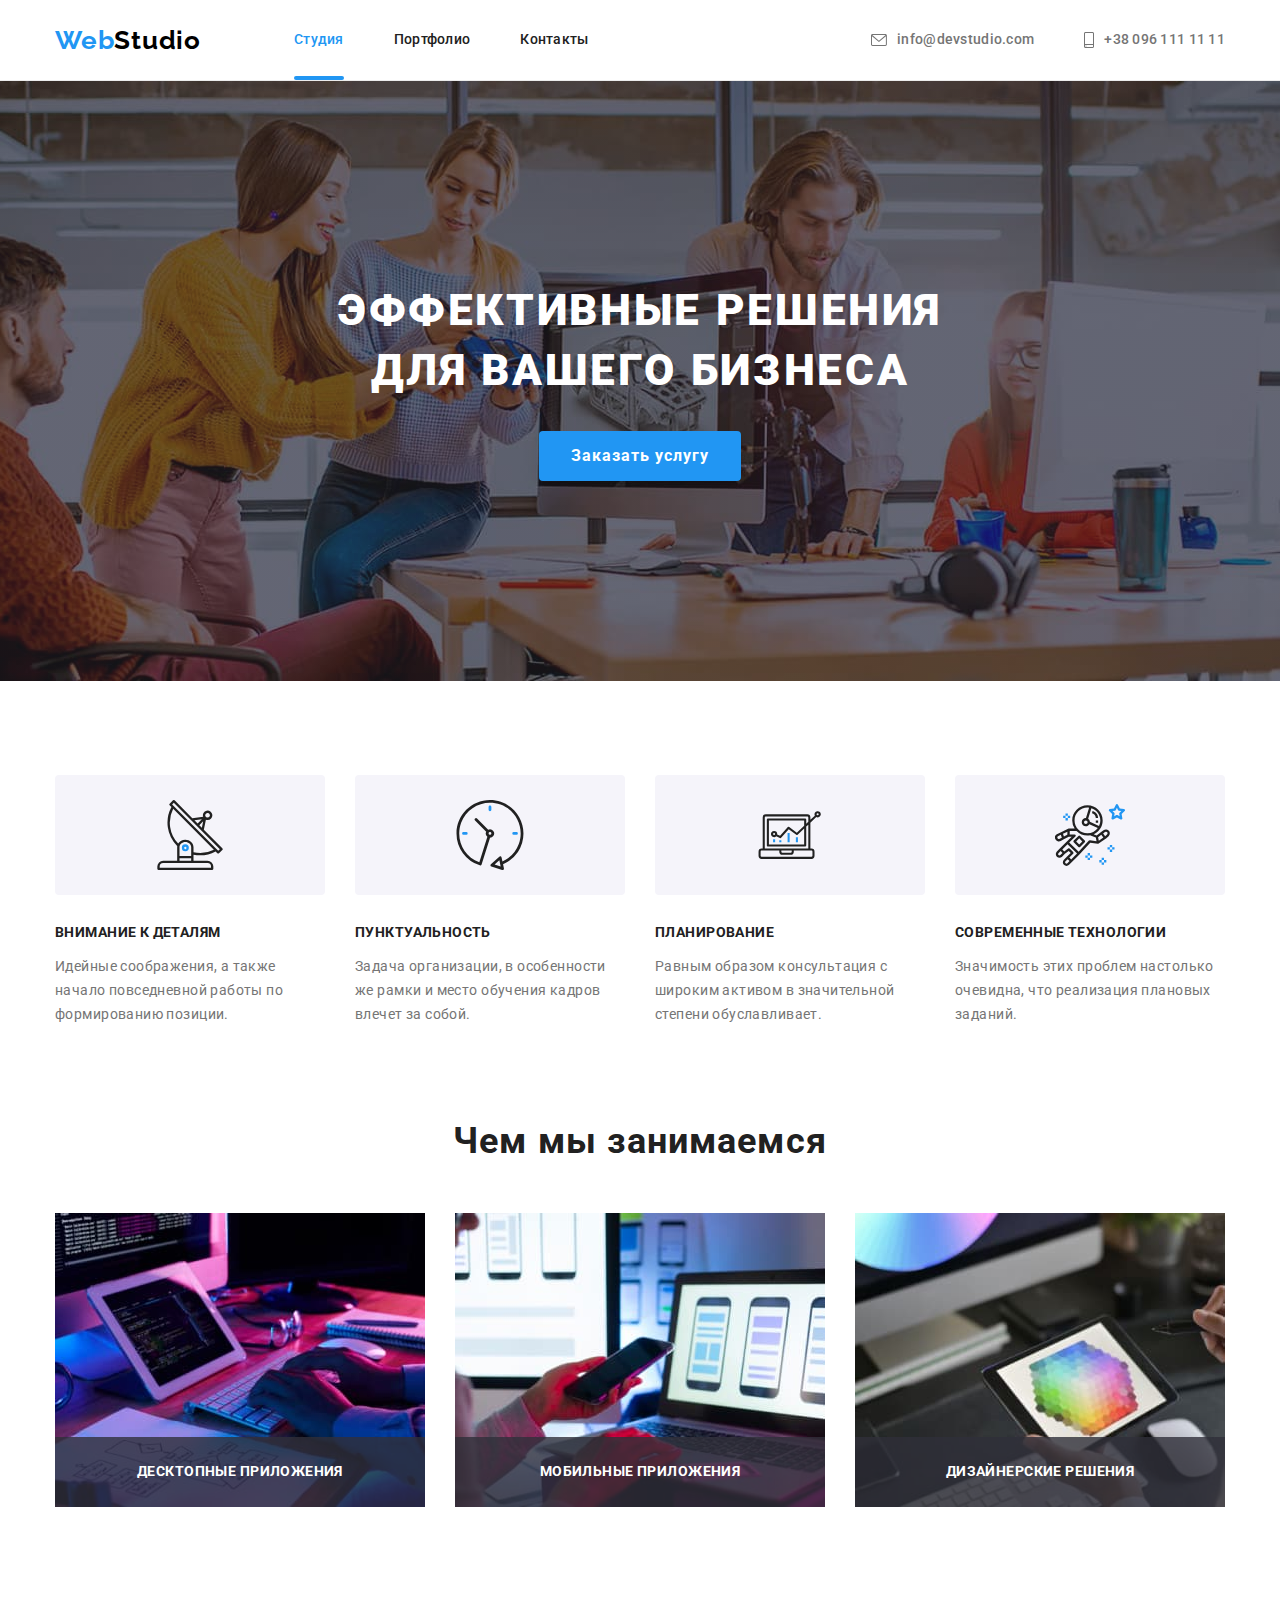
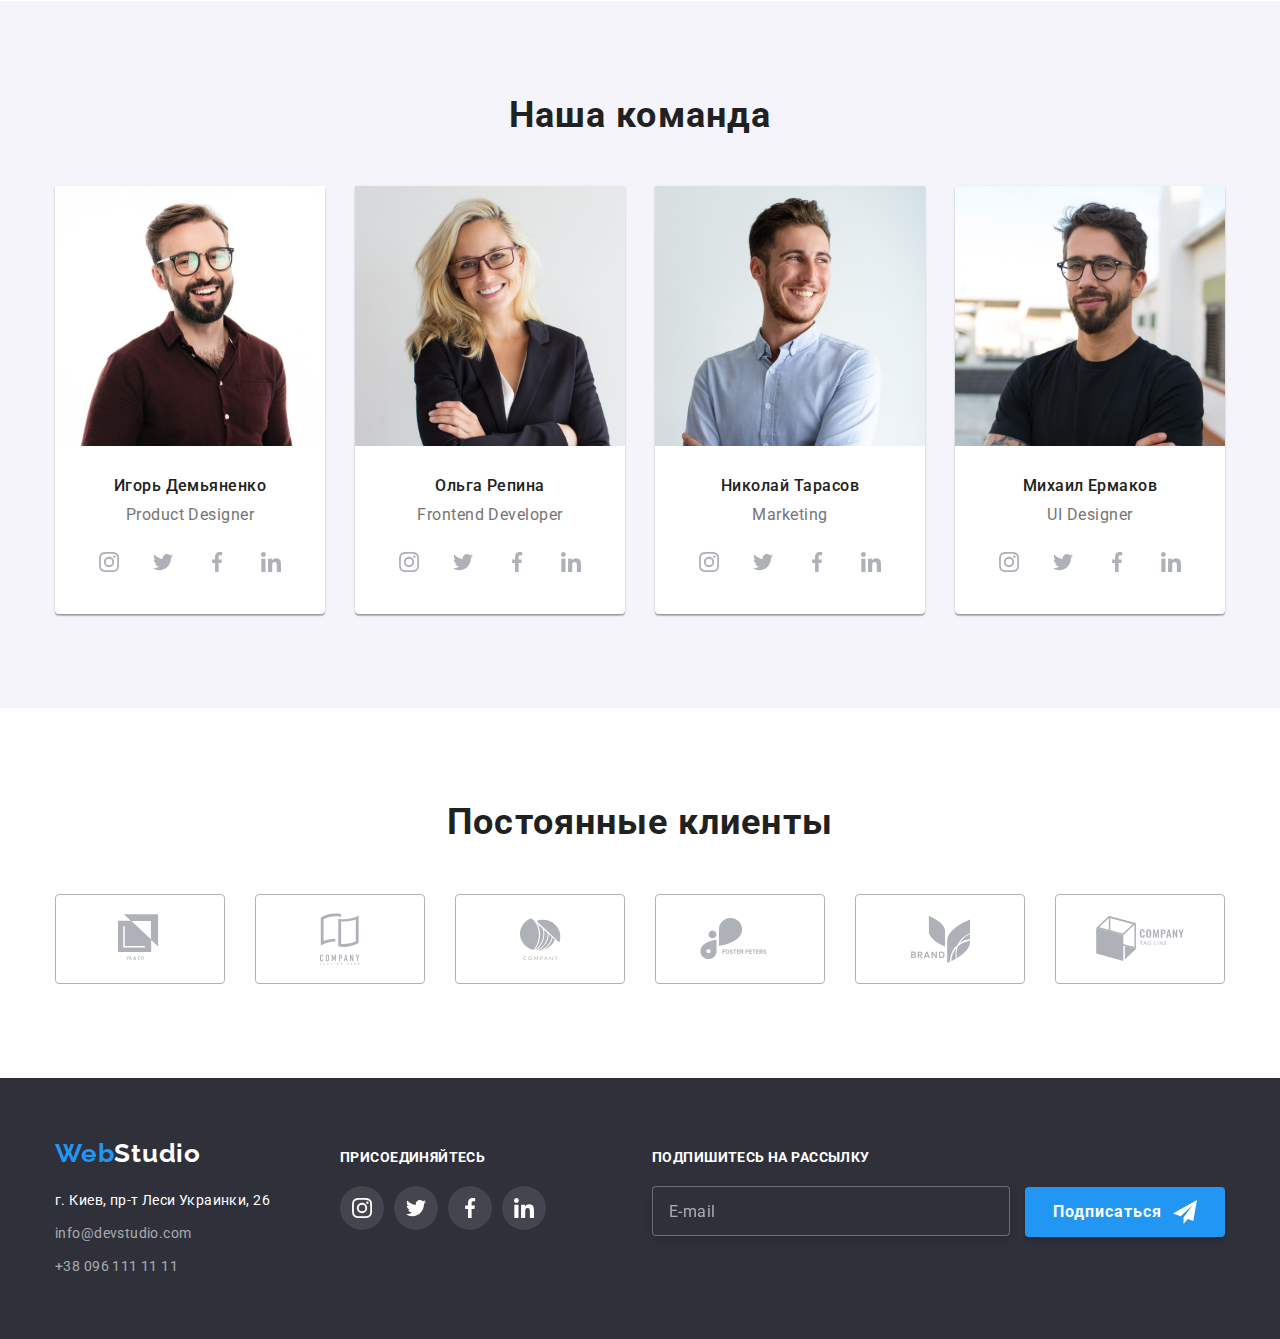
<file: index.html>
<!DOCTYPE html>
<html lang="en">

<head>
  <meta charset="UTF-8">
  <meta name="viewport" content="width=device-width, initial-scale=1.0">
  <title>Document</title>

  <link rel="preconnect" href="https://fonts.gstatic.com">
  <link href="https://fonts.googleapis.com/css2?family=Raleway:wght@700&family=Roboto:wght@400;500;700;900&display=swap"
    rel="stylesheet">
  <link rel="stylesheet" href="https://cdnjs.cloudflare.com/ajax/libs/modern-normalize/1.0.0/modern-normalize.min.css">
  <link rel="stylesheet" href="./css/styles.css">
</head>
<body>
    <header>
      <div class="container main-nav">
        <nav class="nav">
          <a href="/" class="logo"> Web<span class="logo-header">Studio</span> </a>
          <ul class="site-naw">
            <li class="item"><a href="./index.html" class="link current">Студия</a></li>
            <li class="item"><a href="./portfolio.html" class="link">Портфолио</a></li>
            <li class="item"><a href="" class="link">Контакты</a></li>
          </ul>
        </nav>
        
        <ul class="contacts-header">
          <li class="item"><a href="mailto:info@devstudio.com" class="contacts">
            <svg class="contacts-icon" width="16px" height="12px">
              <use href="./imeges/symbol-defs.svg#icon-mail"></use>
            </svg>
            info@devstudio.com</a></li>
          <li class="item"><a href="tel:+380961111111" class="contacts">
            <svg class="contacts-icon" width="10px" height="16px">
              <use href="./imeges/symbol-defs.svg#icon-tel"></use>
            </svg>
            +38 096 111 11 11</a></li>
        </ul>
      </div> 
    </header>

    <main>
    <section class="hero">
      <h1 class="hero-title">Эффективные решения <br> для вашего бизнеса</h1>
      <button type="button" class="button-hero" data-modal-open>Заказать услугу</button>
    </section>
    
    <section class="benefits">
      <div class="container">
        <h2 class="visually-hidden">Наши качества</h2>
        <ul class="benefits-item">
          <li class="item">
            <div class="icon">
              <svg class="benefits-icon">
                <use href="./imeges/symbol-defs.svg#icon-antenna"></use>
              </svg>
            </div>
            
            <h3>ВНИМАНИЕ К ДЕТАЛЯМ</h3>
            <p>Идейные соображения, а также начало повседневной работы по формированию позиции.</p>
          </li >
          <li class="item">
            <div class="icon">
            <svg class="benefits-icon">
              <use href="./imeges/symbol-defs.svg#icon-clock"></use>
            </svg>
            </div>
            <h3>ПУНКТУАЛЬНОСТЬ</h3>
            <p>Задача организации, в особенности же рамки и место обучения кадров влечет за собой.</p>
          </li >
          <li class="item">
            <div class="icon">
            <svg class="benefits-icon">
              <use href="./imeges/symbol-defs.svg#icon-diagram"></use>
            </svg>
            </div>
            <h3>ПЛАНИРОВАНИЕ</h3>
            <p>Равным образом консультация с широким активом в значительной степени обуславливает.</p>
          </li>
          <li class="item">
            <div class="icon">
            <svg class="benefits-icon">
              <use href="./imeges/symbol-defs.svg#icon-astronaut"></use>
            </svg>
            </div>
            <h3>СОВРЕМЕННЫЕ ТЕХНОЛОГИИ</h3>
            <p>Значимость этих проблем настолько очевидна, что реализация плановых заданий.</p>
          </li>
        </ul>
      </div>      
    </section>

    <section class="preview">
      <div class="container">
      <h2>Чем мы занимаемся</h2>
      <ul class="preview-item">
        <li class="item"><img src="./imeges/box1.jpg" alt="" width="370">
           <p class="preview-title">Десктопные приложения</p>
        </li>
        <li class="item"><img src="./imeges/box2.jpg" alt="" width="370">
           <p class="preview-title">Мобильные приложения</p>
        </li>
        <li class="item"><img src="./imeges/box3.jpg" alt="" width="370">
           <p class="preview-title">Дизайнерские решения</p>
        </li>   
      </ul>
      </div>  
    </section>

    <section class="command">
      <div class="container">
      <h2>Наша команда</h2>
      <ul class="command-item">
        <li class="item">
          <img src="./imeges/img(1).jpg" alt="Игорь Демьяненко" width="270">
          <h3>Игорь Демьяненко</h3>
          <p>Product Designer</p>
          <ul class="social-networks">
              <li class="social-networks-item">
                <a href="" class="social-networks-link">
                  <svg class="social-networks-icon">
                    <use href="./imeges/symbol-defs.svg#icon-instagram"></use>
                  </svg>
                </a>
              </li>
              <li class="social-networks-item">
                <a href="" class="social-networks-link">
                  <svg class="social-networks-icon">
                    <use href="./imeges/symbol-defs.svg#icon-twitter"></use>
                  </svg>
                </a>
              </li>
              <li class="social-networks-item">
                <a href="" class="social-networks-link">
                  <svg class="social-networks-icon">
                    <use href="./imeges/symbol-defs.svg#icon-facebook"></use>
                  </svg>
                </a>
              </li>
              <li class="social-networks-item">
                <a href="" class="social-networks-link">
                  <svg class="social-networks-icon">
                    <use href="./imeges/symbol-defs.svg#icon-linkedin"></use>
                  </svg>
                </a>
              </li>
          </ul>
        </li>
        <li class="item">
          <img src="./imeges/img(2).jpg" alt="Ольга Репина" width="270">
          <h3>Ольга Репина</h3>
          <p>Frontend Developer</p>
          <ul class="social-networks">
            <li class="social-networks-item">
              <a href="" class="social-networks-link">
                <svg class="social-networks-icon">
                  <use href="./imeges/symbol-defs.svg#icon-instagram"></use>
                </svg>
              </a>
            </li>
            <li class="social-networks-item">
              <a href="" class="social-networks-link">
                <svg class="social-networks-icon">
                  <use href="./imeges/symbol-defs.svg#icon-twitter"></use>
                </svg>
              </a>
            </li>
            <li class="social-networks-item">
              <a href="" class="social-networks-link">
                <svg class="social-networks-icon">
                  <use href="./imeges/symbol-defs.svg#icon-facebook"></use>
                </svg>
              </a>
            </li>
            <li class="social-networks-item">
              <a href="" class="social-networks-link">
                <svg class="social-networks-icon">
                  <use href="./imeges/symbol-defs.svg#icon-linkedin"></use>
                </svg>
              </a>
            </li>
          </ul>
        </li>
        <li class="item">
          <img src="./imeges/img(3).jpg" alt="Николай Тарасов" width="270">
          <h3>Николай Тарасов</h3>
          <p>Marketing</p>
          <ul class="social-networks">
            <li class="social-networks-item">
              <a href="" class="social-networks-link">
                <svg class="social-networks-icon">
                  <use href="./imeges/symbol-defs.svg#icon-instagram"></use>
                </svg>
              </a>
            </li>
            <li class="social-networks-item">
              <a href="" class="social-networks-link">
                <svg class="social-networks-icon">
                  <use href="./imeges/symbol-defs.svg#icon-twitter"></use>
                </svg>
              </a>
            </li>
            <li class="social-networks-item">
              <a href="" class="social-networks-link">
                <svg class="social-networks-icon">
                  <use href="./imeges/symbol-defs.svg#icon-facebook"></use>
                </svg>
              </a>
            </li>
            <li class="social-networks-item">
              <a href="" class="social-networks-link">
                <svg class="social-networks-icon">
                  <use href="./imeges/symbol-defs.svg#icon-linkedin"></use>
                </svg>
              </a>
            </li>
          </ul>
        </li>
        <li class="item">
        <img src="./imeges/img(4).jpg" alt="Михаил Ермаков" width="270">
        <h3>Михаил Ермаков</h3>
        <p>UI Designer</p>
        <ul class="social-networks">
          <li class="social-networks-item">
            <a href="" class="social-networks-link">
              <svg class="social-networks-icon">
                <use href="./imeges/symbol-defs.svg#icon-instagram"></use>
              </svg>
            </a>
          </li>
          <li class="social-networks-item">
            <a href="" class="social-networks-link">
              <svg class="social-networks-icon">
                <use href="./imeges/symbol-defs.svg#icon-twitter"></use>
              </svg>
            </a>
          </li>
          <li class="social-networks-item">
            <a href="" class="social-networks-link">
              <svg class="social-networks-icon">
                <use href="./imeges/symbol-defs.svg#icon-facebook"></use>
              </svg>
            </a>
          </li>
          <li class="social-networks-item">
            <a href="" class="social-networks-link">
              <svg class="social-networks-icon">
                <use href="./imeges/symbol-defs.svg#icon-linkedin"></use>
              </svg>
            </a>
          </li>
        </ul>
        </li>
      </ul>
      </div>
    </section>

    <section class="clients">
      <div class="container">
      <h2>Постоянные клиенты</h2>
      <ul class="clients-item">
        <li class="item">

          <a href="" class="clients-link">
            <svg class="clients-icon" width="44.27px" height="49.23px">
               <use href="./imeges/symbol-defs.svg#icon-logo-1"></use>
            </svg>
          </a>
          
        </li>
        <li class="item">
          <a href="" class="clients-link">
            <svg class="clients-icon" width="40px" height="52px">
              <use href="./imeges/symbol-defs.svg#icon-logo-2"></use>
            </svg>
          </a>
        </li>
        <li class="item">
          <a href="" class="clients-link">
            <svg class="clients-icon" width="41px" height="42.6px">
              <use href="./imeges/symbol-defs.svg#icon-logo-3"></use>
            </svg>
          </a>
        </li>
        <li class="item">
          <a href="" class="clients-link">
            <svg class="clients-icon" width="79.66px" height="42.02px">
              <use href="./imeges/symbol-defs.svg#icon-logo-4"></use>
            </svg>
          </a>
        </li>
        <li class="item">
          <a href="" class="clients-link">
            <svg class="clients-icon" width="59px" height="47px">
              <use href="./imeges/symbol-defs.svg#icon-logo-5"></use>
            </svg>
          </a>
        </li>
        <li class="item">
          <a href="" class="clients-link">
            <svg class="clients-icon" width="88.48px" height="45.44px">
              <use href="./imeges/symbol-defs.svg#icon-logo-6"></use>
            </svg>
          </a>
        </li>
      </ul>
      </div>

      

    </section>
    <div class="backdrop is-hidden" data-modal>
      <div class="modal">
        <button class="button-modal" data-modal-close>
          
          <svg class="close" width="11px" height="11px">
            <use href="./imeges/symbol-defs.svg#icon-close"></use>
          </svg>
    
        </button>
    <form class="form-modal">
      <p class="caption-modal">Оставьте свои данные, мы вам перезвоним</p>
      <label  class="modal-name" >
        <span >Имя</span>
        <input type="text" name="name" class="input-name">
        <svg class="person" width="18px" height="18px">
          <use href="./imeges/symbol-defs.svg#icon-person"></use>
        </svg>
      </label>
      <label class="modal-phone">
        <span>Телефон</span>
        <input type="tel" name="phone" class="input-tel">
        <svg class="phone" width="18px" height="18px">
          <use href="./imeges/symbol-defs.svg#icon-phone"></use>
        </svg>
      </label>
      <label class="modal-email">
        <span>Почта</span>
        <input type="email" name="email" class="input-email">
        <svg class="email" width="18px" height="18px">
          <use href="./imeges/symbol-defs.svg#icon-email"></use>
        </svg>
      </label>
      <label class="modal-comment">
        <span>Комментарий</span>
        <textarea name="comment" placeholder="Введите текст" class="comment"></textarea>
      </label>
  
       <label class="modal-agreement" >
          <input type="checkbox" name="agreement" class="check-input">
          <span class="check-box"></span>
          <span class="check">Соглашаюсь с рассылкой и принимаю
             <a href="" class="contract">Условия договора</a>
          </span>
       </label>
       <button type="submit" class="send">Отправить</button>

    </form>
      </div>
    </div>
    </main>
    
    <footer>
      <div class="container footer">
        <div class="link-footer">
      <a href="/" class="logo">Web<span class="logo-footer">Studio</span> </a>
      <address>
        г. Киев, пр-т Леси Украинки, 26  
        <a href="mailto:info@devstudio.com" class="mail">info@devstudio.com</a> 
        <a href="tel:+380961111111">+38 096 111 11 11</a>
      </address>
      </div>
      <div class="social-networks-footer">
      <p>присоединяйтесь</p>
      <ul class="networks">
        <li class="networks-item">
          <a href="" class="networks-link">
            <svg class="networks-icon">
              <use href="./imeges/symbol-defs.svg#icon-instagram"></use>
            </svg>
          </a>
        </li>
        <li class="networks-item">
          <a href="" class="networks-link">
            <svg class="networks-icon">
              <use href="./imeges/symbol-defs.svg#icon-twitter"></use>
            </svg>
          </a>
        </li>
        <li class="networks-item">
          <a href="" class="networks-link">
            <svg class="networks-icon">
              <use href="./imeges/symbol-defs.svg#icon-facebook"></use>
            </svg>
          </a>
        </li>
        <li class="networks-item">
          <a href="" class="networks-link">
            <svg class="networks-icon">
              <use href="./imeges/symbol-defs.svg#icon-linkedin"></use>
            </svg>
          </a>
        </li>
      </ul>
      </div>
     
<form class="form-footer">
  <p>Подпишитесь на рассылку</p>
 
  <label class="subscription">
    <input class="email-footer" type="email" name="subscription"  placeholder="E-mail">
  </label>
  
  <button type="submit" class="button-form-footer">Подписаться
     <svg class="button-send" width="24px" height="24px">
        <use href="./imeges/symbol-defs.svg#icon-send"></use>
     </svg>

  </button>
</form>

      </div>
    </footer>

    <script src="./js/modal.js"></script>

</body>
</html>
</file>
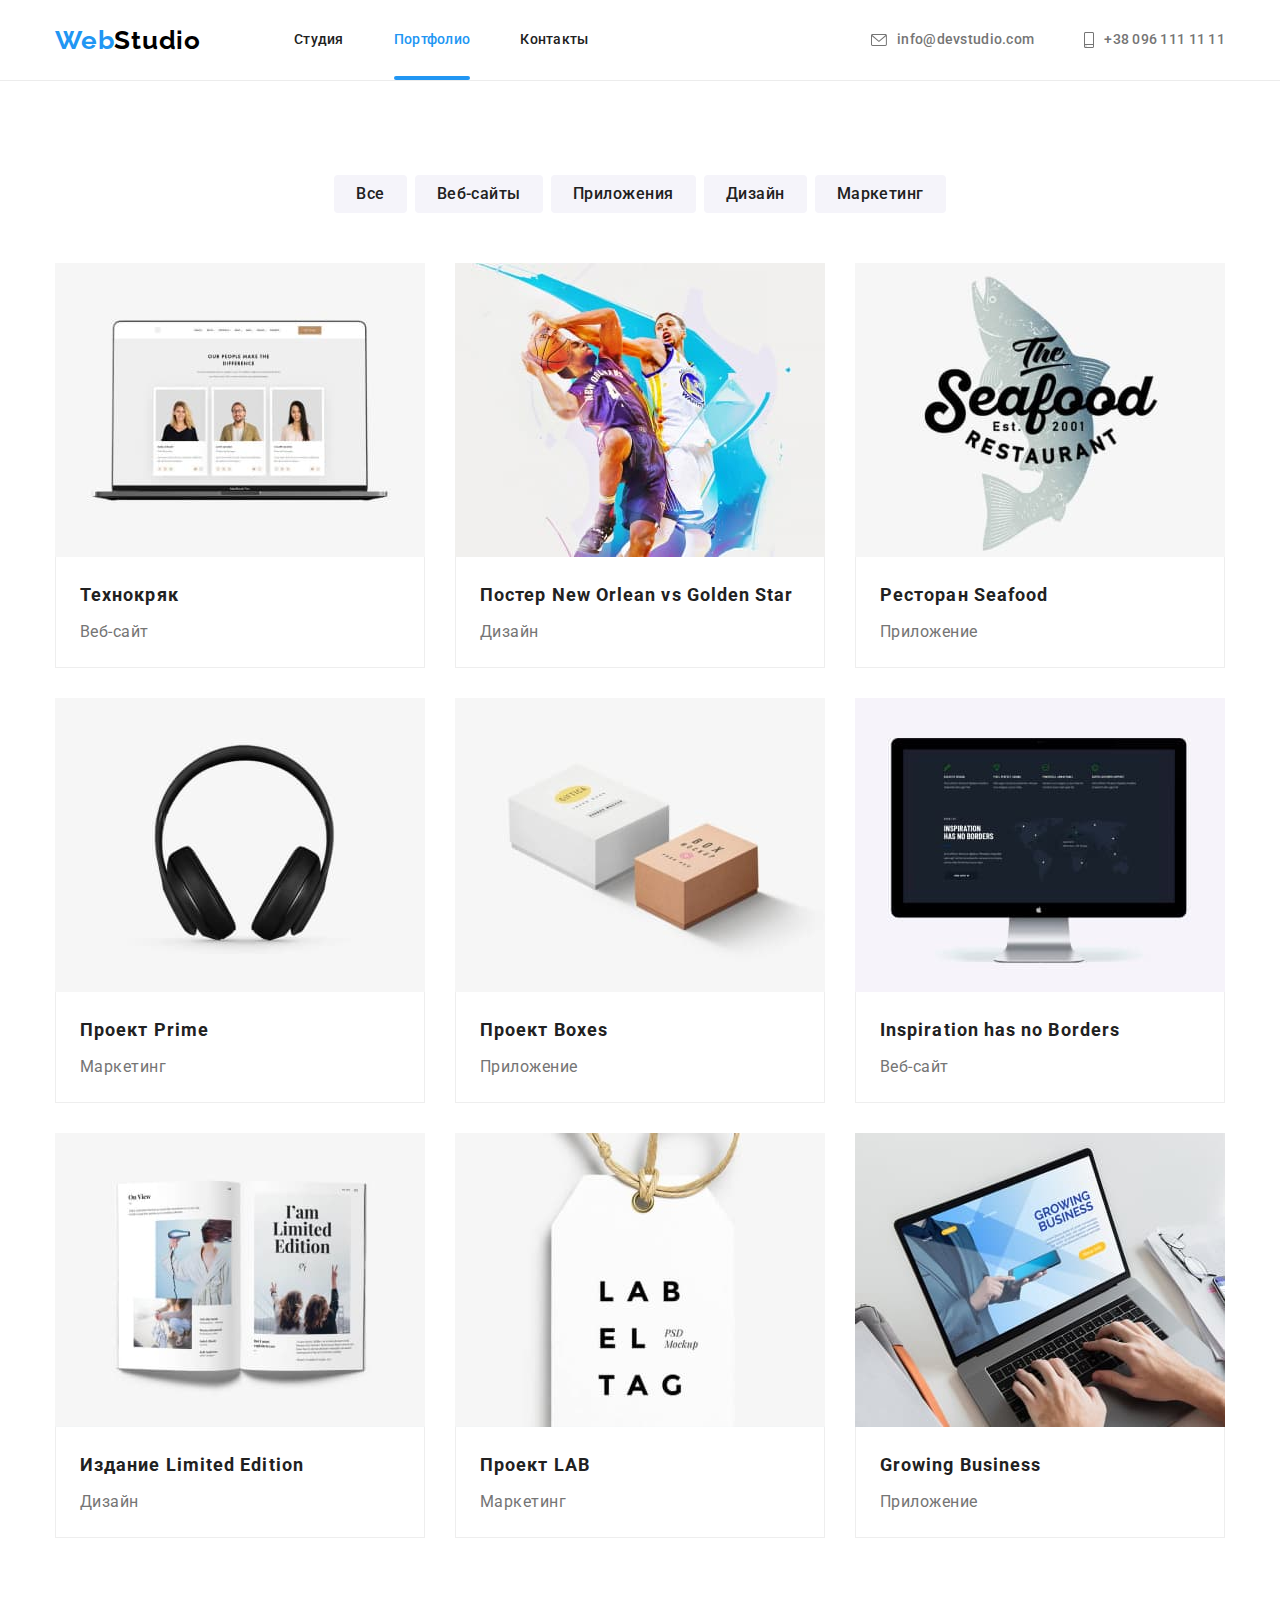
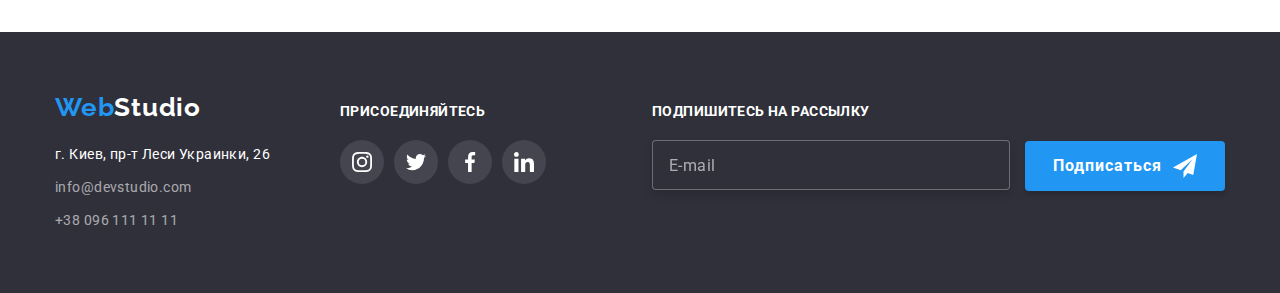
<file: portfolio.html>
<!DOCTYPE html>
<html lang="en">

<head>
    <meta charset="UTF-8">
    <meta name="viewport" content="width=device-width, initial-scale=1.0">
    <title>Document</title>
   
    <link rel="preconnect" href="https://fonts.gstatic.com">
    <link href="https://fonts.googleapis.com/css2?family=Raleway:wght@700&family=Roboto:wght@400;500;700;900&display=swap"
        rel="stylesheet">
    <link rel="stylesheet" href="https://cdnjs.cloudflare.com/ajax/libs/modern-normalize/1.0.0/modern-normalize.min.css">
    <link rel="stylesheet" href="./css/styles.css">
</head>

<body>
<header>
    <div class="container main-nav">
        <nav class="nav">
            <a href="/" class="logo"> Web<span class="logo-header">Studio</span> </a>
            <ul class="site-naw">
                <li class="item"><a href="./index.html" class="link">Студия</a></li>
                <li class="item"><a href="./portfolio.html" class="link current">Портфолио</a></li>
                <li class="item"><a href="" class="link">Контакты</a></li>
            </ul>
        </nav>

        <ul class="contacts-header">
            <li class="item"><a href="mailto:info@devstudio.com" class="contacts">
                    <svg class="contacts-icon" width="16px" height="12px">
                        <use href="./imeges/symbol-defs.svg#icon-mail"></use>
                    </svg>
                    info@devstudio.com</a></li>
            <li class="item"><a href="tel:+380961111111" class="contacts">
                    <svg class="contacts-icon" width="10px" height="16px">
                        <use href="./imeges/symbol-defs.svg#icon-tel"></use>
                    </svg>
                    +38 096 111 11 11</a></li>
        </ul>
    </div>
</header>
    <main>
      <section class="portfolio">
          <div class="container">
            <h1 class="visually-hidden">Портфолио</h1>
            <ul class="portfolio-button">
               <li class="item"><button type="button" class="button">Все</button></li>
               <li class="item"><button type="button" class="button">Веб-сайты</button></li>
               <li class="item"><button type="button" class="button">Приложения</button></li>
               <li class="item"><button type="button" class="button">Дизайн</button></li>
               <li class="item"><button type="button" class="button">Маркетинг</button></li>
            </ul>
            <ul class="portfolio-item">
                <li class="item"> <a href="" class="portfolio-link">
                    <div class="portfolio-thumb">
                    <img src="./imeges/technocryk.jpg" alt="Технокряк" width="370">
                    <div class="portfolio-overlay">
                    <p class="text">Технокряк это современная площадка распространения коронавируса. Компании используют эту платформу для цифрового
                    шпионажа и атак на защищённые сервера конкурентов.</p>
                    </div>
                    </div>
                    <div class="portfolio-card">
                      <h2>Технокряк</h2>
                      <p class="subtitle">Веб-сайт</p>
                    </div>
                    </a>
               
                </li>
                <li class="item"> <a href="" class="portfolio-link">
                    <div class="portfolio-thumb">
                    <img src="./imeges/poster.jpg" alt="Постер New Orlean vs Golden Star" width="370">
                    <div class="portfolio-overlay">
                        <p class="text">Технокряк это современная площадка распространения коронавируса. Компании используют эту платформу
                            для цифрового
                            шпионажа и атак на защищённые сервера конкурентов.</p>
                    </div>
                    </div>
                    <div class="portfolio-card">
                      <h2>Постер New Orlean vs Golden Star</h2>
                      <p class="subtitle">Дизайн</p>
                    </div>
                    </a>
                </li>
                <li class="item"> <a href="" class="portfolio-link">
                    <div class="portfolio-thumb">
                    <img src="./imeges/restaurant.jpg" alt="Ресторан Seafood" width="370">
                    <div class="portfolio-overlay">
                        <p class="text">Технокряк это современная площадка распространения коронавируса. Компании используют эту платформу
                            для цифрового
                            шпионажа и атак на защищённые сервера конкурентов.</p>
                    </div>
                    </div>
                    <div class="portfolio-card">
                      <h2>Ресторан Seafood</h2>
                      <p class="subtitle">Приложение</p>
                    </div>
                    </a>
                </li>
                <li class="item"> <a href="" class="portfolio-link">
                    <div class="portfolio-thumb">
                    <img src="./imeges/prime.jpg" alt="Проект Prime" width="370">
                    <div class="portfolio-overlay">
                        <p class="text">Технокряк это современная площадка распространения коронавируса. Компании используют эту платформу
                            для цифрового
                            шпионажа и атак на защищённые сервера конкурентов.</p>
                    </div>
                    </div>
                    <div class="portfolio-card">
                      <h2>Проект Prime</h2>
                      <p class="subtitle">Маркетинг</p>
                    </div>
                    </a>
                </li>
                <li class="item"> <a href="" class="portfolio-link">
                    <div class="portfolio-thumb">
                    <img src="./imeges/boxes.jpg" alt="Проект Boxes" width="370">
                    <div class="portfolio-overlay">
                        <p class="text">Технокряк это современная площадка распространения коронавируса. Компании используют эту платформу
                            для цифрового
                            шпионажа и атак на защищённые сервера конкурентов.</p>
                    </div>
                    </div>
                    <div class="portfolio-card">
                      <h2>Проект Boxes</h2>
                      <p class="subtitle">Приложение</p>
                    </div>
                    </a>
                </li>
                <li class="item"> <a href="" class="portfolio-link">
                    <div class="portfolio-thumb">
                    <img src="./imeges/inspiration.jpg" alt="Inspiration has no Borders" width="370">
                    <div class="portfolio-overlay">
                        <p class="text">Технокряк это современная площадка распространения коронавируса. Компании используют эту платформу
                            для цифрового
                            шпионажа и атак на защищённые сервера конкурентов.</p>
                    </div>
                    </div>
                    <div class="portfolio-card">
                       <h2>Inspiration has no Borders</h2>
                       <p class="subtitle">Веб-сайт</p>
                    </div>
                    </a>
                </li>
                <li class="item"> <a href="" class="portfolio-link">
                    <div class="portfolio-thumb">
                    <img src="./imeges/edition.jpg" alt="Издание Limited Edition" width="370">
                    <div class="portfolio-overlay">
                        <p class="text">Технокряк это современная площадка распространения коронавируса. Компании используют эту платформу
                            для цифрового
                            шпионажа и атак на защищённые сервера конкурентов.</p>
                    </div>
                    </div>
                    <div class="portfolio-card">
                      <h2>Издание Limited Edition</h2>
                      <p class="subtitle">Дизайн</p>
                    </div>
                    </a>
                </li>
                <li class="item"> <a href="" class="portfolio-link">
                    <div class="portfolio-thumb">
                    <img src="./imeges/lab.jpg" alt="Проект LAB" width="370">
                    <div class="portfolio-overlay">
                        <p class="text">Технокряк это современная площадка распространения коронавируса. Компании используют эту платформу
                            для цифрового
                            шпионажа и атак на защищённые сервера конкурентов.</p>
                    </div>
                    </div>
                    <div class="portfolio-card">
                       <h2>Проект LAB</h2>
                       <p class="subtitle">Маркетинг</p>
                    </div>
                    </a>
                </li>
                <li class="item"> <a href="" class="portfolio-link">
                    <div class="portfolio-thumb">
                    <img src="./imeges/business.jpg" alt="Growing Business" width="370">
                    <div class="portfolio-overlay">
                        <p class="text">Технокряк это современная площадка распространения коронавируса. Компании используют эту платформу
                            для цифрового
                            шпионажа и атак на защищённые сервера конкурентов.</p>
                    </div>
                    </div>
                    <div class="portfolio-card">
                       <h2>Growing Business</h2>
                       <p class="subtitle">Приложение</p>
                    </div>
                    </a>
                </li>
            </ul>
            </div>
       </section>


    </main>
    <footer>
        <div class="container footer">
            <div>
                <a href="/" class="logo">Web<span class="logo-footer">Studio</span> </a>
                <address>
                    г. Киев, пр-т Леси Украинки, 26
                    <a href="mailto:info@devstudio.com" class="mail">info@devstudio.com</a>
                    <a href="tel:+380961111111">+38 096 111 11 11</a>
                </address>
            </div>
            <div class="social-networks-footer">
                <p>присоединяйтесь</p>
                <ul class="networks">
                    <li class="networks-item">
                        <a href="" class="networks-link">
                            <svg class="networks-icon">
                                <use href="./imeges/symbol-defs.svg#icon-instagram"></use>
                            </svg>
                        </a>
                    </li>
                    <li class="networks-item">
                        <a href="" class="networks-link">
                            <svg class="networks-icon">
                                <use href="./imeges/symbol-defs.svg#icon-twitter"></use>
                            </svg>
                        </a>
                    </li>
                    <li class="networks-item">
                        <a href="" class="networks-link">
                            <svg class="networks-icon">
                                <use href="./imeges/symbol-defs.svg#icon-facebook"></use>
                            </svg>
                        </a>
                    </li>
                    <li class="networks-item">
                        <a href="" class="networks-link">
                            <svg class="networks-icon">
                                <use href="./imeges/symbol-defs.svg#icon-linkedin"></use>
                            </svg>
                        </a>
                    </li>
                </ul>
            </div>
        <form class="form-footer">
            <p>Подпишитесь на рассылку</p>
        
            <label class="subscription">
                <input class="email-footer" type="email" name="subscription" placeholder="E-mail">
            </label>
        
            <button type="submit" class="button-form-footer">Подписаться
                <svg class="button-send" width="24px" height="24px">
                    <use href="./imeges/symbol-defs.svg#icon-send"></use>
                </svg>
        
            </button>
        </form>
        </div>
    </footer>
</body>
</html>
</file>
<file: css/styles.css>
/* основной цвет для всех заголовков (кроме h1) и навигации    #212121
вспомогательный цвет контакты и абзаци     #757575
цвет акцент (кнопки, лого, ховер, фокус)   #2196F3
h1, подпись кнопки, адресс, лого           #FFFFFF
контакты в футоре                          rgba(255, 255, 255, 0.6)
основной цвет фона   #E5E5E5
цвет фона хедора     #FFFFFF
секция наша команда  #F5F4FA
секция 1 и футор     #2F303A
*/
.visually-hidden {
  position: absolute;
  width: 1px;
  height: 1px;
  margin: -1px;
  border: 0;
  padding: 0;

  white-space: nowrap;
  clip-path: inset(100%);
  clip: rect(0 0 0 0);
  overflow: hidden;
}

:root {
  --primary-text-color: #757575;
  --title-text-color: #212121;
  --accent-color: #2196f3;
  --hero-title-color: #ffffff;
  --address-color: rgba(255, 255, 255, 0.6);
  --svg-color: #afb1b8;
}

body {
  color: var(--primary-text-color);
  font-family: Roboto, sans-serif;
}

header {
  border-bottom-width: 1px;
  border-bottom-style: solid;
  border-bottom-color: #ececec;

  background: #ffffff;
}

footer {
  background: #2f303a;
}

ul {
  padding: 0;
  margin: 0;
  list-style: none;
}

a {
  text-decoration: none;
}

img {
  display: block;
  max-width: 100%;
  height: auto;
}

.container {
  margin-left: auto;
  margin-right: auto;
  padding-left: 15px;
  padding-right: 15px;
  width: 1200px;
}

.main-nav {
  display: flex;
}

.nav {
  display: flex;
  align-items: center;
}

/* logo */

.logo {
  color: var(--accent-color);
  font-family: Raleway, sans-serif;
  font-weight: 700;
  font-size: 26px;
  line-height: 1.19;
  letter-spacing: 0.03em;
}

.logo-header {
  color: #000000;
}

.logo-footer {
  color: var(--hero-title-color);
}

/* site-naw */

.site-naw {
  display: flex;
  margin-left: 93px;

  font-weight: 500;
  font-size: 14px;
  line-height: 1.14;
  letter-spacing: 0.02em;
}

.site-naw .item:not(:last-child) {
  margin-right: 50px;
}

.site-naw .link {
  display: block;
  padding-top: 32px;
  padding-bottom: 32px;

  color: var(--title-text-color);

  transition: 250ms cubic-bezier(0.4, 0, 0.2, 1);
}

.site-naw .link:hover,
.site-naw .link:focus,
.site-naw .link.current {
  color: var(--accent-color);
}

.site-naw .link.current {
  position: relative;
}

.site-naw .link.current::after {
  position: absolute;
  left: 0;
  bottom: 0;
  content: "";

  display: block;
  width: 100%;
  height: 4px;
  border-radius: 2px;

  background: var(--accent-color);
}

/* contacts-header */

.contacts-header {
  display: flex;

  margin-left: auto;

  font-weight: 500;
  font-size: 14px;
  line-height: 1.14;
  letter-spacing: 0.02em;
}

.contacts-header .item + .item {
  margin-left: 50px;
}

.contacts {
  display: flex;
  align-items: center;
  padding-top: 32px;
  padding-bottom: 32px;

  color: var(--primary-text-color);

  transition: 250ms cubic-bezier(0.4, 0, 0.2, 1);
}

.contacts:hover,
.contacts:focus {
  color: var(--accent-color);
}

.contacts-icon {
  margin-right: 10px;
  fill: currentColor;
}

/* section hero */

.hero {
  /* max-width: 1600px;*/
  height: 600px;
  margin-left: auto;
  margin-right: auto;
  padding-top: 200px;
  padding-bottom: 200px;

  background: #2f303a;
  background-image: linear-gradient(
      to right,
      rgba(47, 48, 58, 0.4),
      rgba(47, 48, 58, 0.4)
    ),
    url(../imeges/hero-image.jpg);

  background-repeat: no-repeat;
  background-position: center;
}

.hero-title {
  margin-top: 0;
  margin-bottom: 30px;

  color: var(--hero-title-color);
  font-weight: 900;
  font-size: 44px;
  line-height: 1.36;
  text-align: center;
  letter-spacing: 0.06em;
  text-transform: uppercase;
}

.button-hero {
  display: flex;
  align-items: center;
  text-align: center;
  margin-left: auto;
  margin-right: auto;
  padding: 10px 32px;
  border-radius: 4px;
  border: 0;

  background-color: var(--accent-color);
  color: var(--hero-title-color);
  font-family: inherit;
  font-weight: 700;
  font-size: 16px;
  line-height: 1.88;
  letter-spacing: 0.06em;
  cursor: pointer;

  box-shadow: 0px 4px 4px rgba(0, 0, 0, 0.15);
  transition: 250ms cubic-bezier(0.4, 0, 0.2, 1);
}

.button-hero:hover,
.button-hero:focus {
  background: #188ce8;
}

/* section benefits */

.benefits,
.preview,
.portfolio {
  background: #ffffff;
}

.benefits {
  padding-top: 94px;
  padding-bottom: 94px;
}

.benefits-item {
  display: flex;
}

.benefits-item .item:not(:last-child) {
  margin-right: 30px;
}

.icon {
  width: 270px;
  height: 120px;
  padding: 25px 100px;
  margin-bottom: 30px;
  border-radius: 4px;

  background: #f5f4fa;
}

.benefits-icon {
  width: 70px;
  height: 70px;
}

.benefits h2 {
  margin-top: 0;
  margin-bottom: 0;
}

.benefits h3 {
  margin-top: 0;
  margin-bottom: 10;

  color: var(--title-text-color);
  font-weight: 700;
  font-size: 14px;
  line-height: 1.14;
  letter-spacing: 0.03em;
  text-transform: uppercase;
}

.benefits p {
  margin-top: 0;
  margin-bottom: 0;
  width: 270px;

  color: var(--primary-text-color);
  font-size: 14px;
  line-height: 1.71;
  letter-spacing: 0.03em;
}

/* section preview */

.preview {
  padding-top: 0;
  padding-bottom: 94px;
}

.preview h2,
.command h2,
.clients h2 {
  margin-top: 0;
  margin-bottom: 50px;

  color: var(--title-text-color);
  font-weight: 700;
  font-size: 36px;
  line-height: 1.16;
  text-align: center;
  letter-spacing: 0.03em;
}

.preview-item {
  display: flex;
}

.preview-item .item:not(:last-child) {
  margin-right: 30px;
}

.preview-item .item {
  position: relative;
}

.preview-title {
  position: absolute;
  left: 0;
  bottom: 0;

  display: flex;
  justify-content: center;
  align-items: center;
  margin-top: 0;
  margin-bottom: 0;
  width: 100%;
  height: 70px;

  background: rgba(47, 48, 58, 0.8);
  color: var(--hero-title-color);
  font-weight: 700;
  font-size: 14px;
  line-height: 1.14;
  letter-spacing: 0.03em;
  text-transform: uppercase;
}

/* section command */

.command {
  padding-top: 94px;
  padding-bottom: 94px;

  background: #f5f4fa;
}

.command-item {
  display: flex;
}

.command-item .item {
  padding-bottom: 30px;
  overflow: hidden;
  border-radius: 0px 0px 4px 4px;

  background: #ffffff;

  box-shadow: 0px 1px 3px rgba(0, 0, 0, 0.12), 0px 1px 1px rgba(0, 0, 0, 0.14),
    0px 2px 1px rgba(0, 0, 0, 0.2);
}

.command-item .item:not(:last-child) {
  margin-right: 30px;
}

.command h3 {
  margin-top: 30px;
  margin-bottom: 10px;

  color: var(--title-text-color);
  font-weight: 500;
  font-size: 16px;
  line-height: 1.19;
  text-align: center;
  letter-spacing: 0.03em;
}
.command p {
  margin-top: 0;
  margin-bottom: 16px;

  color: var(--primary-text-color);
  font-size: 16px;
  line-height: 1.19;
  text-align: center;
  letter-spacing: 0.03em;
}

.social-networks {
  display: flex;
  padding-right: 32px;
  padding-left: 32px;
}

.social-networks-link {
  display: flex;
  justify-content: center;
  align-items: center;
  width: 44px;
  height: 44px;
  border-radius: 50%;

  color: var(--svg-color);

  transition: 250ms cubic-bezier(0.4, 0, 0.2, 1);
}

.social-networks-item:not(:last-child) {
  margin-right: 10px;
}

.social-networks-icon {
  width: 20px;
  height: 20px;

  fill: currentColor;
}

.social-networks-link:hover,
.social-networks-link:focus {
  background-color: var(--accent-color);
  color: var(--hero-title-color);
}

/* section clients */

.clients {
  padding-top: 94px;
  padding-bottom: 94px;
}

.clients-item {
  display: flex;
}

.clients-item .item:not(:last-child) {
  margin-right: 30px;
}

.clients-link {
  display: flex;
  align-items: center;
  justify-content: center;
  width: 170px;
  height: 90px;
  border: 1px solid;
  border-radius: 4px;

  color: var(--svg-color);

  transition: 250ms cubic-bezier(0.4, 0, 0.2, 1);
}

.clients-link:hover,
.clients-link:focus {
  color: var(--accent-color);
}

.clients-icon {
  fill: currentColor;
}

/* section portfolio */

.portfolio {
  padding-top: 94px;
  padding-bottom: 94px;
}

.portfolio-button {
  display: flex;
  justify-content: center;
  margin-bottom: 50px;
}

.button {
  padding: 6px 22px;
  border-radius: 4px;
  border: 0;

  background: #f5f4fa;
  color: var(--title-text-color);
  font-family: inherit;
  font-weight: 500;
  font-size: 16px;
  line-height: 1.62;
  text-align: center;
  letter-spacing: 0.03em;
  cursor: pointer;

  transition: 250ms cubic-bezier(0.4, 0, 0.2, 1);
}

.button:hover,
.button:focus {
  background: var(--accent-color);
  color: var(--hero-title-color);
  box-shadow: 0px 3px 1px rgba(0, 0, 0, 0.1), 0px 1px 2px rgba(0, 0, 0, 0.08),
    0px 2px 2px rgba(0, 0, 0, 0.12);
}

.portfolio-button .item:not(:last-child) {
  margin-right: 8px;
}

.portfolio h1 {
  margin-top: 0;
  margin-bottom: 0;
}

.portfolio-item {
  display: flex;
  flex-wrap: wrap;
}

.portfolio-card {
  padding: 20px 24px;
  border-right-width: 1px;
  border-right-style: solid;
  border-right-color: #eee;
  border-bottom-width: 1px;
  border-bottom-style: solid;
  border-bottom-color: #eee;
  border-left-width: 1px;
  border-left-style: solid;
  border-left-color: #eee;
}

.portfolio-item .item {
  width: calc((100% - 60px) / 3);
  /* width: 370px; */
  margin-right: 30px;
  margin-bottom: 30px;
  overflow: hidden;

  transition: 250ms cubic-bezier(0.4, 0, 0.2, 1);
}

.portfolio-item .item:hover,
.portfolio-item .item:focus {
  box-shadow: 0px 1px 1px rgba(0, 0, 0, 0.12), 0px 4px 4px rgba(0, 0, 0, 0.06),
    1px 4px 6px rgba(0, 0, 0, 0.16);
}

.portfolio-item .item:nth-child(3n) {
  margin-right: 0;
}

.portfolio-item .item:nth-last-child(-n + 3) {
  margin-bottom: 0;
}

.portfolio-thumb {
  position: relative;
  overflow: hidden;
}

.portfolio-overlay {
  position: absolute;
  bottom: 0;
  left: 0;
  width: 100%;
  height: 100%;

  background: rgba(33, 150, 243, 0.9);

  transform: translateY(+100%);
  transition: transform 250ms cubic-bezier(0.4, 0, 0.2, 1);
}

.text {
  position: absolute;
  top: 50%;
  left: 50%;
  transform: translate(-50%, -50%);

  display: inline-block;
  margin: 0;
  width: 322px;
  height: 168px;

  color: #ffffff;
  font-weight: 400;
  font-size: 18px;
  line-height: 1.55;
  letter-spacing: 0.03em;
}

.portfolio-link:hover .portfolio-overlay,
.portfolio-link:focus .portfolio-overlay {
  transform: translateY(0);
}

.portfolio h2 {
  margin-top: 0;
  margin-bottom: 4px;

  color: var(--title-text-color);
  font-weight: 700;
  font-size: 18px;
  line-height: 2;
  letter-spacing: 0.06em;
}

.subtitle {
  margin-top: 0;
  margin-bottom: 0;

  color: var(--primary-text-color);
  font-size: 16px;
  line-height: 1.88;
  letter-spacing: 0.03em;
}

/* address */

footer {
  padding-top: 60px;
  padding-bottom: 60px;
}

address {
  margin-top: 20px;

  color: var(--hero-title-color);
  font-style: normal;
  font-size: 14px;
  line-height: 1.71;
  letter-spacing: 0.03em;
}

address > a {
  color: var(--address-color);
  font-size: 14px;
  line-height: 1.71;
  letter-spacing: 0.03em;

  transition: 250ms cubic-bezier(0.4, 0, 0.2, 1);
}

address a:hover,
address a:focus {
  color: var(--accent-color);
}

.mail {
  display: block;
  margin-top: 9px;
  margin-bottom: 9px;
}

.footer {
  display: flex;
}

.social-networks-footer {
  width: 206px;
  height: 80px;
  margin-top: 12px;
  margin-left: 70px;
}

.social-networks-footer p,
.form-footer p {
  margin-top: 0;
  margin-bottom: 20px;

  color: var(--hero-title-color);
  font-weight: bold;
  font-size: 14px;
  line-height: 1.14;
  letter-spacing: 0.03em;
  text-transform: uppercase;
}

.networks {
  display: flex;
}

.networks-item:not(:last-child) {
  margin-right: 10px;
}

.networks-link {
  display: flex;
  justify-content: center;
  align-items: center;
  width: 44px;
  height: 44px;
  border-radius: 50%;

  background-color: rgba(255, 255, 255, 0.1);

  transition: 250ms cubic-bezier(0.4, 0, 0.2, 1);
}

.networks-icon {
  width: 20px;
  height: 20px;
  fill: var(--hero-title-color);
}

.networks-link:hover {
  background-color: var(--accent-color);
}

/* form-footer */

.form-footer {
  margin-top: 12px;
  margin-left: auto;
}

.email-footer {
  width: 358px;
  height: 50px;
  padding: 15px 16px;
  border: 1px solid rgba(255, 255, 255, 0.3);
  border-radius: 4px;

  background: #2f303a;
  color: var(--hero-title-color);
  font-weight: 400;
  font-size: 16px;
  line-height: 1.25;
  letter-spacing: 0.03em;

  filter: drop-shadow(0px 4px 4px rgba(0, 0, 0, 0.15));
}

.subscription {
  margin: 0;
  padding: 0;
}

.email-footer::placeholder {
  color: rgba(255, 255, 255, 0.6);
  font-weight: 400;
  font-size: 16px;
  line-height: 1.25;
  letter-spacing: 0.03em;
}

.button-form-footer {
  display: inline-flex;
  justify-content: space-between;
  align-items: center;
  width: 200px;
  height: 50px;
  margin-left: 11px;
  padding: 10px 28px 10px 28px;
  border-radius: 4px;
  border: none;

  background-color: var(--accent-color);
  color: var(--hero-title-color);
  font-family: inherit;
  font-weight: 700;
  font-size: 16px;
  line-height: 1.88;
  letter-spacing: 0.06em;
  cursor: pointer;

  box-shadow: 0px 4px 4px rgba(0, 0, 0, 0.15);
}

/* modal */

.backdrop {
  position: fixed;
  z-index: 2;
  top: 0;
  left: 0;
  width: 100%;
  height: 100%;

  background: rgba(0, 0, 0, 0.2);

  opacity: 1;
  transition: opacity 250ms cubic-bezier(0.4, 0, 0.2, 1);
}

.backdrop.is-hidden {
  opacity: 0;
  pointer-events: none;
}

.backdrop.is-hidden .modal {
  transform: translate(-50%, -50%) scale(1, 1);
}

.modal {
  position: absolute;
  top: 50%;
  left: 50%;
  width: 528px;
  height: 581px;
  border-radius: 4px;
  padding: 40px;

  background: #ffffff;
  box-shadow: 0px 1px 3px rgba(0, 0, 0, 0.12), 0px 1px 1px rgba(0, 0, 0, 0.14),
    0px 2px 1px rgba(0, 0, 0, 0.2);

  transform: translate(-50%, -50%) scale(1);

  transition: transform 250ms cubic-bezier(0.4, 0, 0.2, 1);
}

.button-modal {
  position: absolute;
  top: 8px;
  right: 8px;
  width: 30px;
  height: 30px;
  border-radius: 50%;
  cursor: pointer;

  background: #ffffff;
  border: 1px solid rgba(0, 0, 0, 0.1);
  color: #000000;

  transition: 250ms cubic-bezier(0.4, 0, 0.2, 1);
}

.close {
  fill: currentColor;
}

.button-modal:hover,
.button-modal:focus {
  outline: #ffffff00;
  color: var(--accent-color);
}

/* form-modal */

.caption-modal {
  margin-top: 0;
  margin-bottom: 12px;

  color: var(--title-text-color);
  font-weight: 700;
  font-size: 20px;
  line-height: 1.15;
  text-align: center;
  letter-spacing: 0.03em;
}

.modal-name,
.modal-phone,
.modal-email {
  position: relative;
  display: block;
  margin-bottom: 10px;
}

.person,
.phone,
.email {
  position: absolute;
  bottom: 11px;
  left: 12px;
  margin: 0;

  color: #000000;
  fill: currentColor;
}

.input-name,
.input-tel,
.input-email {
  width: 100%;
  height: 40px;
  padding-left: 42px;
  border: 1px solid rgba(33, 33, 33, 0.2);
  border-radius: 4px;

  transition: 250ms cubic-bezier(0.4, 0, 0.2, 1);
}

.input-name:focus,
.input-tel:focus,
.input-email:focus,
.comment:focus {
  outline: transparent;
  border: 1px solid var(--accent-color);
}

.input-name:focus + .person,
.input-tel:focus + .phone,
.input-email:focus + .email {
  color: var(--accent-color);
}

.comment {
  resize: none;
  width: 100%;
  height: 120px;
  margin-bottom: 20px;
  padding: 12px 16px;
  border: 1px solid rgba(33, 33, 33, 0.2);
  border-radius: 4px;
}

.comment::placeholder {
  color: rgba(117, 117, 117, 0.5);
  font-weight: 400;
  font-size: 12px;
  line-height: 14px;
  letter-spacing: 0.01em;
}

.modal-name span,
.modal-phone span,
.modal-email span,
.modal-comment span {
  display: block;
  margin-top: 0;
  margin-bottom: 4px;

  color: var(--primary-text-color);
  font-weight: 400;
  font-size: 12px;
  line-height: 1.17;
  letter-spacing: 0.01em;
}

.modal-agreement span {
  color: var(--primary-text-color);
  font-weight: 400;
  font-size: 14px;
  line-height: 1.71;
  letter-spacing: 0.03em;
}

.contract {
  margin-left: 5px;

  color: var(--accent-color);
  text-decoration-line: underline;
}

.check-input {
  position: absolute;
  width: 1px;
  height: 1px;
  margin: -1px;
  border: 0;
  padding: 0;

  white-space: nowrap;
  clip-path: inset(100%);
  clip: rect(0 0 0 0);
  overflow: hidden;
}

.check-box {
  position: absolute;
  width: 16px;
  height: 15px;
  left: 52px;
  bottom: 124px;

  background-image: url(../imeges/check-off.svg);
}

.check-input:checked + .check-box {
  background-image: url(../imeges/check-on.svg);
}

.check {
  display: flex;
  justify-content: flex-end;
  margin-right: 12px;
}

.send {
  width: 200px;
  height: 50px;
  border-radius: 4px;
  border: 0;
  margin-top: 30px;
  margin-left: 124px;

  background: var(--accent-color);
  font-weight: 700;
  font-size: 16px;
  line-height: 30px;
  letter-spacing: 0.06em;
  color: var(--hero-title-color);
  box-shadow: 0px 4px 4px rgba(0, 0, 0, 0.15);
  cursor: pointer;

  transition: 250ms cubic-bezier(0.4, 0, 0.2, 1);
}

.send:hover,
.send:focus {
  background: #188ce8;
}
</file>
